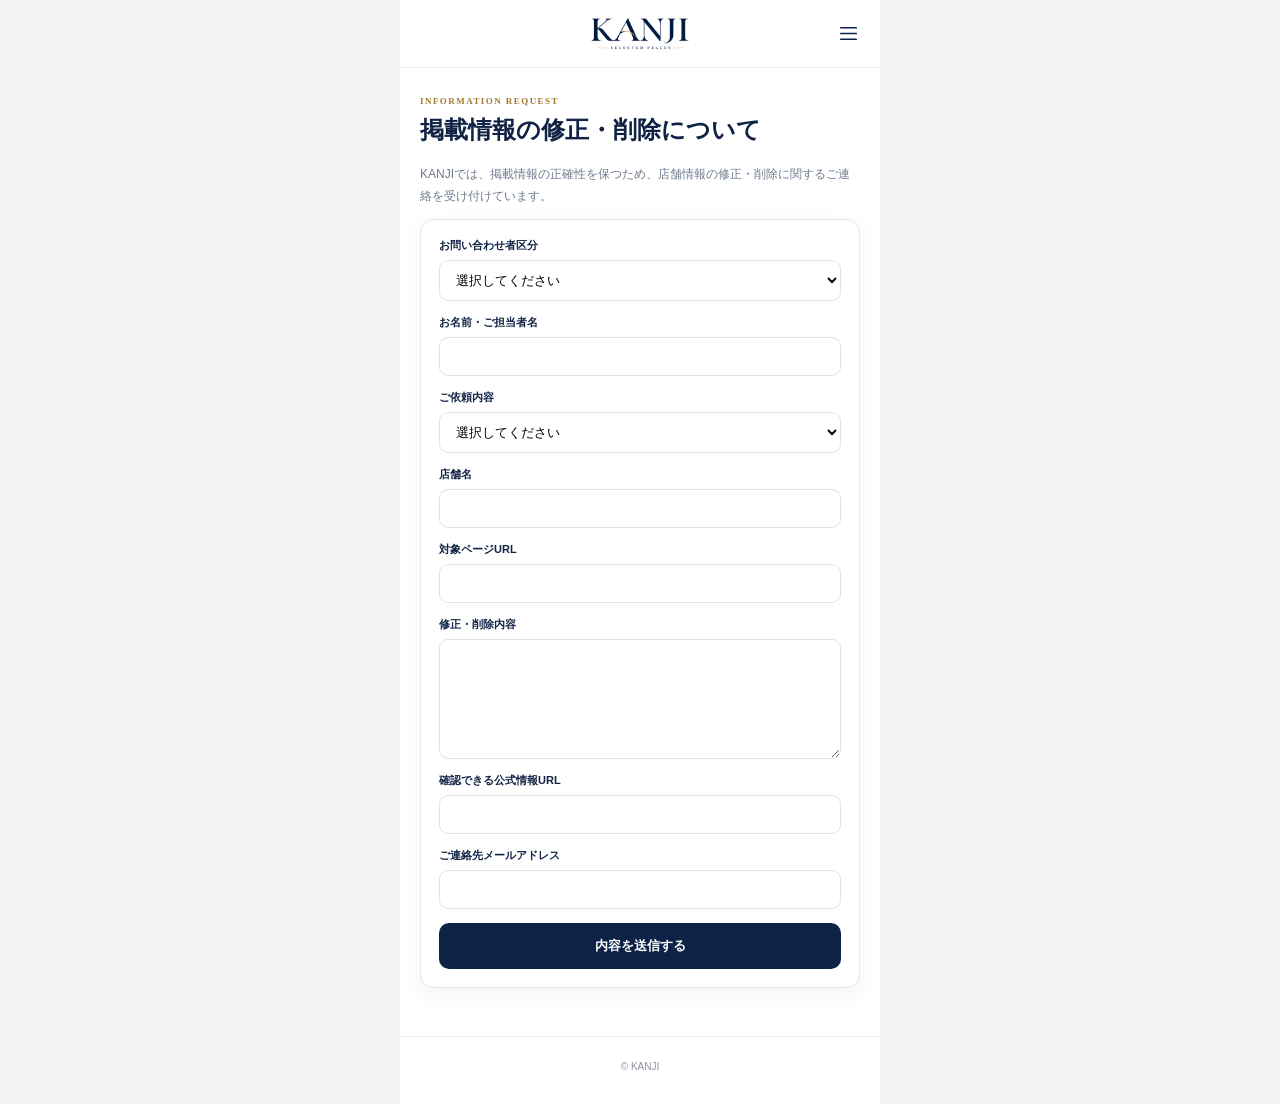
<file: correction.html>
<!DOCTYPE html>

<html lang="ja"><head><meta charset="utf-8"/><meta content="width=device-width,initial-scale=1" name="viewport"/><title>掲載情報の修正・削除 | KANJI</title><style>
:root{--navy:#0c2347;--gold:#b77d1d;--line:#e5e8ed;--text:#102345;--muted:#6f7b8d}
*{box-sizing:border-box}body{margin:0;background:#f2f2f1;color:var(--text);font-family:-apple-system,BlinkMacSystemFont,"Hiragino Kaku Gothic ProN","Yu Gothic",Meiryo,sans-serif}.shell{width:min(480px,100%);min-height:100vh;margin:0 auto;background:#fff}.header{height:68px;display:grid;grid-template-columns:44px 1fr 44px;align-items:center;border-bottom:1px solid #eceef1;padding:0 12px;position:sticky;top:0;background:rgba(255,255,255,.96);backdrop-filter:blur(12px);z-index:30}.logo{display:flex;align-items:center;justify-content:center;height:54px}.logo img{display:block;width:118px;max-height:46px;object-fit:contain}.icon-btn{width:40px;height:40px;border:0;background:transparent;display:grid;place-items:center;color:var(--navy);justify-self:end}.icon-btn svg{width:23px;height:23px;fill:none;stroke:currentColor;stroke-width:1.8;stroke-linecap:round}.site-menu-backdrop{position:fixed;inset:0;background:rgba(6,22,44,.28);opacity:0;pointer-events:none;transition:.2s;z-index:40}.site-menu-backdrop.open{opacity:1;pointer-events:auto}.site-menu{position:fixed;top:64px;right:max(calc((100vw - 480px)/2 + 12px),12px);width:min(310px,calc(100vw - 32px));background:#fff;border:1px solid #e6e8ec;border-radius:18px;box-shadow:0 18px 45px rgba(10,35,71,.18);padding:8px;opacity:0;visibility:hidden;transform:translateY(-6px);transition:.18s;z-index:50}.site-menu.open{opacity:1;visibility:visible;transform:translateY(0)}.site-menu-head{display:flex;align-items:center;justify-content:space-between;padding:8px 9px 7px 12px}.site-menu-head>span{color:#a3772d;font-family:Georgia,"Times New Roman",serif;font-size:9px;font-weight:700;letter-spacing:.17em}.site-menu-close{width:31px;height:31px;border:0;border-radius:50%;background:#f4f5f7;color:#173154;font-size:20px;display:grid;place-items:center}.site-menu a{display:flex;align-items:center;justify-content:space-between;padding:14px 13px;border-top:1px solid #eef0f3;color:#173154;text-decoration:none;font-size:13px;font-weight:700}.site-menu a span{color:var(--gold);font-size:14px}.main{padding:28px 20px 48px}.eyebrow{font-size:9px;letter-spacing:.16em;color:#a3772d;font-family:Georgia,"Times New Roman",serif;font-weight:700}.main h1{font-size:24px;margin:8px 0 18px}.card{background:#fff;border:1px solid var(--line);border-radius:14px;padding:18px;box-shadow:0 8px 24px rgba(12,35,71,.05)}.card p{font-size:13px;line-height:1.9;margin:0 0 16px}.card p:last-child{margin-bottom:0}.muted{font-size:12px;line-height:1.8;color:var(--muted)}.field{display:flex;flex-direction:column;gap:7px;margin-bottom:14px}.field label{font-size:11px;font-weight:700}.field input,.field select,.field textarea{width:100%;border:1px solid #dfe4ea;border-radius:9px;padding:11px 12px;font:inherit;font-size:13px;background:#fff}.field textarea{min-height:120px;resize:vertical}.btn{width:100%;min-height:46px;border:0;border-radius:10px;background:var(--navy);color:#fff;font-weight:700}.footer{padding:24px 20px 32px;border-top:1px solid #eceef1;color:#8a93a0;font-size:10px;text-align:center}
</style></head><body><div class="shell"><div class="header"><div></div><a aria-label="KANJIトップへ" class="logo" href="index.html"><img alt="KANJI" src="[data-uri]"/></a><button aria-expanded="false" aria-label="メニュー" class="icon-btn" id="menuButton" type="button"><svg viewbox="0 0 24 24"><path d="M4 6h16M4 12h16M4 18h16"></path></svg></button></div><div class="site-menu-backdrop" id="siteMenuBackdrop"></div><nav aria-hidden="true" aria-label="サイトメニュー" class="site-menu" id="siteMenu"><div class="site-menu-head"><span>MENU</span><button aria-label="メニューを閉じる" class="site-menu-close" id="siteMenuClose" type="button">×</button></div><a href="index.html">TOP <span>→</span></a><a href="terms.html">利用規約 <span>→</span></a><a href="privacy.html">プライバシー <span>→</span></a><a href="correction.html">掲載情報の修正・削除 <span>→</span></a></nav><main class="main"><div class="eyebrow">INFORMATION REQUEST</div><h1>掲載情報の修正・削除について</h1><p class="muted">KANJIでは、掲載情報の正確性を保つため、店舗情報の修正・削除に関するご連絡を受け付けています。</p><form class="card" id="correctionForm"><div class="field"><label>お問い合わせ者区分</label><select required=""><option value="">選択してください</option><option>店舗関係者</option><option>KANJIN（KANJI会員）</option><option>一般ユーザー</option><option>その他</option></select></div><div class="field"><label>お名前・ご担当者名</label><input type="text"/></div><div class="field"><label>ご依頼内容</label><select required=""><option value="">選択してください</option><option>掲載情報の修正</option><option>掲載情報の削除</option><option>その他</option></select></div><div class="field"><label>店舗名</label><input required=""/></div><div class="field"><label>対象ページURL</label><input type="url"/></div><div class="field"><label>修正・削除内容</label><textarea required=""></textarea></div><div class="field"><label>確認できる公式情報URL</label><input type="url"/></div><div class="field"><label>ご連絡先メールアドレス</label><input required="" type="email"/></div><button class="btn" onclick="alert('プレビューのため送信は行いません。')" type="button">内容を送信する</button></form></main><footer class="footer">© KANJI</footer></div><script>(function(){const b=document.getElementById('menuButton'),m=document.getElementById('siteMenu'),x=document.getElementById('siteMenuClose'),d=document.getElementById('siteMenuBackdrop');if(!b||!m||!d)return;const set=o=>{m.classList.toggle('open',o);d.classList.toggle('open',o);m.setAttribute('aria-hidden',o?'false':'true');b.setAttribute('aria-expanded',o?'true':'false')};b.addEventListener('click',()=>set(!m.classList.contains('open')));x?.addEventListener('click',()=>set(false));d.addEventListener('click',()=>set(false));document.addEventListener('keydown',e=>{if(e.key==='Escape')set(false)})})();</script></body></html>
</file>
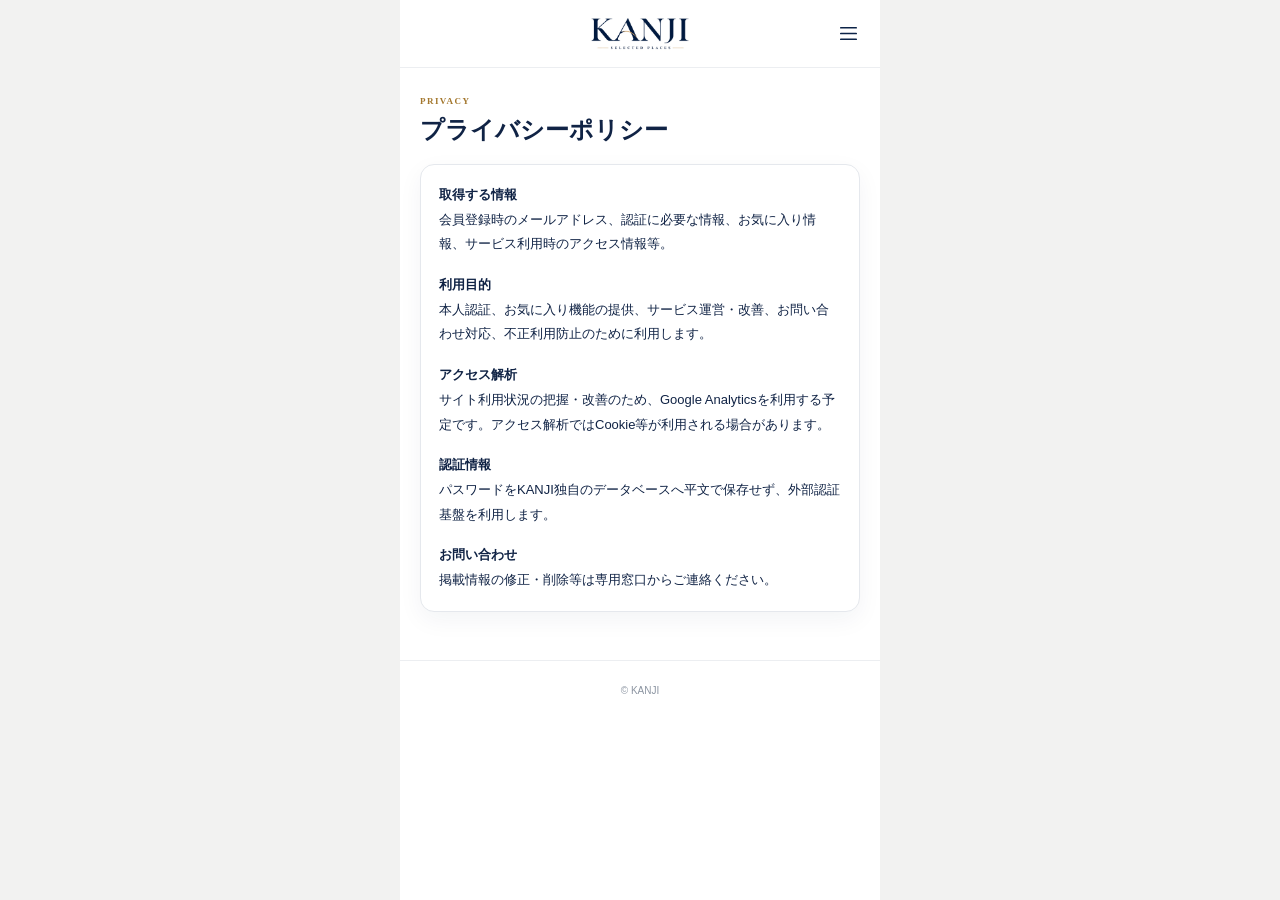
<file: privacy.html>
<!DOCTYPE html>

<html lang="ja"><head><meta charset="utf-8"/><meta content="width=device-width,initial-scale=1" name="viewport"/><title>プライバシーポリシー | KANJI</title><style>
:root{--navy:#0c2347;--gold:#b77d1d;--line:#e5e8ed;--text:#102345;--muted:#6f7b8d}
*{box-sizing:border-box}body{margin:0;background:#f2f2f1;color:var(--text);font-family:-apple-system,BlinkMacSystemFont,"Hiragino Kaku Gothic ProN","Yu Gothic",Meiryo,sans-serif}.shell{width:min(480px,100%);min-height:100vh;margin:0 auto;background:#fff}.header{height:68px;display:grid;grid-template-columns:44px 1fr 44px;align-items:center;border-bottom:1px solid #eceef1;padding:0 12px;position:sticky;top:0;background:rgba(255,255,255,.96);backdrop-filter:blur(12px);z-index:30}.logo{display:flex;align-items:center;justify-content:center;height:54px}.logo img{display:block;width:118px;max-height:46px;object-fit:contain}.icon-btn{width:40px;height:40px;border:0;background:transparent;display:grid;place-items:center;color:var(--navy);justify-self:end}.icon-btn svg{width:23px;height:23px;fill:none;stroke:currentColor;stroke-width:1.8;stroke-linecap:round}.site-menu-backdrop{position:fixed;inset:0;background:rgba(6,22,44,.28);opacity:0;pointer-events:none;transition:.2s;z-index:40}.site-menu-backdrop.open{opacity:1;pointer-events:auto}.site-menu{position:fixed;top:64px;right:max(calc((100vw - 480px)/2 + 12px),12px);width:min(310px,calc(100vw - 32px));background:#fff;border:1px solid #e6e8ec;border-radius:18px;box-shadow:0 18px 45px rgba(10,35,71,.18);padding:8px;opacity:0;visibility:hidden;transform:translateY(-6px);transition:.18s;z-index:50}.site-menu.open{opacity:1;visibility:visible;transform:translateY(0)}.site-menu-head{display:flex;align-items:center;justify-content:space-between;padding:8px 9px 7px 12px}.site-menu-head>span{color:#a3772d;font-family:Georgia,"Times New Roman",serif;font-size:9px;font-weight:700;letter-spacing:.17em}.site-menu-close{width:31px;height:31px;border:0;border-radius:50%;background:#f4f5f7;color:#173154;font-size:20px;display:grid;place-items:center}.site-menu a{display:flex;align-items:center;justify-content:space-between;padding:14px 13px;border-top:1px solid #eef0f3;color:#173154;text-decoration:none;font-size:13px;font-weight:700}.site-menu a span{color:var(--gold);font-size:14px}.main{padding:28px 20px 48px}.eyebrow{font-size:9px;letter-spacing:.16em;color:#a3772d;font-family:Georgia,"Times New Roman",serif;font-weight:700}.main h1{font-size:24px;margin:8px 0 18px}.card{background:#fff;border:1px solid var(--line);border-radius:14px;padding:18px;box-shadow:0 8px 24px rgba(12,35,71,.05)}.card p{font-size:13px;line-height:1.9;margin:0 0 16px}.card p:last-child{margin-bottom:0}.muted{font-size:12px;line-height:1.8;color:var(--muted)}.field{display:flex;flex-direction:column;gap:7px;margin-bottom:14px}.field label{font-size:11px;font-weight:700}.field input,.field select,.field textarea{width:100%;border:1px solid #dfe4ea;border-radius:9px;padding:11px 12px;font:inherit;font-size:13px;background:#fff}.field textarea{min-height:120px;resize:vertical}.btn{width:100%;min-height:46px;border:0;border-radius:10px;background:var(--navy);color:#fff;font-weight:700}.footer{padding:24px 20px 32px;border-top:1px solid #eceef1;color:#8a93a0;font-size:10px;text-align:center}
</style></head><body><div class="shell"><div class="header"><div></div><a aria-label="KANJIトップへ" class="logo" href="index.html"><img alt="KANJI" src="[data-uri]"/></a><button aria-expanded="false" aria-label="メニュー" class="icon-btn" id="menuButton" type="button"><svg viewbox="0 0 24 24"><path d="M4 6h16M4 12h16M4 18h16"></path></svg></button></div><div class="site-menu-backdrop" id="siteMenuBackdrop"></div><nav aria-hidden="true" aria-label="サイトメニュー" class="site-menu" id="siteMenu"><div class="site-menu-head"><span>MENU</span><button aria-label="メニューを閉じる" class="site-menu-close" id="siteMenuClose" type="button">×</button></div><a href="index.html">TOP <span>→</span></a><a href="terms.html">利用規約 <span>→</span></a><a href="privacy.html">プライバシー <span>→</span></a><a href="correction.html">掲載情報の修正・削除 <span>→</span></a></nav><main class="main"><div class="eyebrow">PRIVACY</div><h1>プライバシーポリシー</h1><div class="card"><p><b>取得する情報</b><br/>会員登録時のメールアドレス、認証に必要な情報、お気に入り情報、サービス利用時のアクセス情報等。</p><p><b>利用目的</b><br/>本人認証、お気に入り機能の提供、サービス運営・改善、お問い合わせ対応、不正利用防止のために利用します。</p><p><b>アクセス解析</b><br/>サイト利用状況の把握・改善のため、Google Analyticsを利用する予定です。アクセス解析ではCookie等が利用される場合があります。</p><p><b>認証情報</b><br/>パスワードをKANJI独自のデータベースへ平文で保存せず、外部認証基盤を利用します。</p><p><b>お問い合わせ</b><br/>掲載情報の修正・削除等は専用窓口からご連絡ください。</p></div></main><footer class="footer">© KANJI</footer></div><script>(function(){const b=document.getElementById('menuButton'),m=document.getElementById('siteMenu'),x=document.getElementById('siteMenuClose'),d=document.getElementById('siteMenuBackdrop');if(!b||!m||!d)return;const set=o=>{m.classList.toggle('open',o);d.classList.toggle('open',o);m.setAttribute('aria-hidden',o?'false':'true');b.setAttribute('aria-expanded',o?'true':'false')};b.addEventListener('click',()=>set(!m.classList.contains('open')));x?.addEventListener('click',()=>set(false));d.addEventListener('click',()=>set(false));document.addEventListener('keydown',e=>{if(e.key==='Escape')set(false)})})();</script></body></html>
</file>
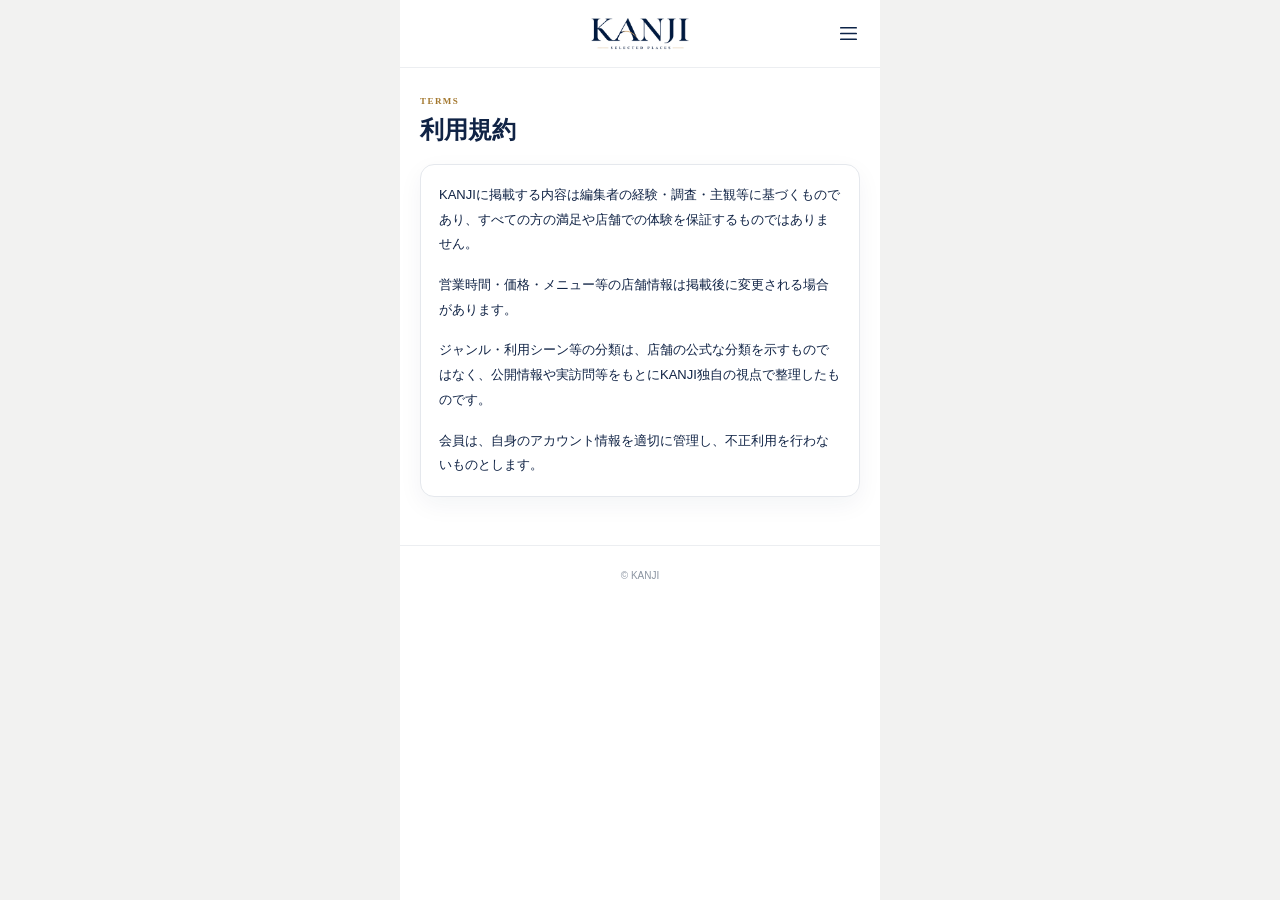
<file: terms.html>
<!DOCTYPE html>

<html lang="ja"><head><meta charset="utf-8"/><meta content="width=device-width,initial-scale=1" name="viewport"/><title>利用規約 | KANJI</title><style>
:root{--navy:#0c2347;--gold:#b77d1d;--line:#e5e8ed;--text:#102345;--muted:#6f7b8d}
*{box-sizing:border-box}body{margin:0;background:#f2f2f1;color:var(--text);font-family:-apple-system,BlinkMacSystemFont,"Hiragino Kaku Gothic ProN","Yu Gothic",Meiryo,sans-serif}.shell{width:min(480px,100%);min-height:100vh;margin:0 auto;background:#fff}.header{height:68px;display:grid;grid-template-columns:44px 1fr 44px;align-items:center;border-bottom:1px solid #eceef1;padding:0 12px;position:sticky;top:0;background:rgba(255,255,255,.96);backdrop-filter:blur(12px);z-index:30}.logo{display:flex;align-items:center;justify-content:center;height:54px}.logo img{display:block;width:118px;max-height:46px;object-fit:contain}.icon-btn{width:40px;height:40px;border:0;background:transparent;display:grid;place-items:center;color:var(--navy);justify-self:end}.icon-btn svg{width:23px;height:23px;fill:none;stroke:currentColor;stroke-width:1.8;stroke-linecap:round}.site-menu-backdrop{position:fixed;inset:0;background:rgba(6,22,44,.28);opacity:0;pointer-events:none;transition:.2s;z-index:40}.site-menu-backdrop.open{opacity:1;pointer-events:auto}.site-menu{position:fixed;top:64px;right:max(calc((100vw - 480px)/2 + 12px),12px);width:min(310px,calc(100vw - 32px));background:#fff;border:1px solid #e6e8ec;border-radius:18px;box-shadow:0 18px 45px rgba(10,35,71,.18);padding:8px;opacity:0;visibility:hidden;transform:translateY(-6px);transition:.18s;z-index:50}.site-menu.open{opacity:1;visibility:visible;transform:translateY(0)}.site-menu-head{display:flex;align-items:center;justify-content:space-between;padding:8px 9px 7px 12px}.site-menu-head>span{color:#a3772d;font-family:Georgia,"Times New Roman",serif;font-size:9px;font-weight:700;letter-spacing:.17em}.site-menu-close{width:31px;height:31px;border:0;border-radius:50%;background:#f4f5f7;color:#173154;font-size:20px;display:grid;place-items:center}.site-menu a{display:flex;align-items:center;justify-content:space-between;padding:14px 13px;border-top:1px solid #eef0f3;color:#173154;text-decoration:none;font-size:13px;font-weight:700}.site-menu a span{color:var(--gold);font-size:14px}.main{padding:28px 20px 48px}.eyebrow{font-size:9px;letter-spacing:.16em;color:#a3772d;font-family:Georgia,"Times New Roman",serif;font-weight:700}.main h1{font-size:24px;margin:8px 0 18px}.card{background:#fff;border:1px solid var(--line);border-radius:14px;padding:18px;box-shadow:0 8px 24px rgba(12,35,71,.05)}.card p{font-size:13px;line-height:1.9;margin:0 0 16px}.card p:last-child{margin-bottom:0}.muted{font-size:12px;line-height:1.8;color:var(--muted)}.field{display:flex;flex-direction:column;gap:7px;margin-bottom:14px}.field label{font-size:11px;font-weight:700}.field input,.field select,.field textarea{width:100%;border:1px solid #dfe4ea;border-radius:9px;padding:11px 12px;font:inherit;font-size:13px;background:#fff}.field textarea{min-height:120px;resize:vertical}.btn{width:100%;min-height:46px;border:0;border-radius:10px;background:var(--navy);color:#fff;font-weight:700}.footer{padding:24px 20px 32px;border-top:1px solid #eceef1;color:#8a93a0;font-size:10px;text-align:center}
</style></head><body><div class="shell"><div class="header"><div></div><a aria-label="KANJIトップへ" class="logo" href="index.html"><img alt="KANJI" src="[data-uri]"/></a><button aria-expanded="false" aria-label="メニュー" class="icon-btn" id="menuButton" type="button"><svg viewbox="0 0 24 24"><path d="M4 6h16M4 12h16M4 18h16"></path></svg></button></div><div class="site-menu-backdrop" id="siteMenuBackdrop"></div><nav aria-hidden="true" aria-label="サイトメニュー" class="site-menu" id="siteMenu"><div class="site-menu-head"><span>MENU</span><button aria-label="メニューを閉じる" class="site-menu-close" id="siteMenuClose" type="button">×</button></div><a href="index.html">TOP <span>→</span></a><a href="terms.html">利用規約 <span>→</span></a><a href="privacy.html">プライバシー <span>→</span></a><a href="correction.html">掲載情報の修正・削除 <span>→</span></a></nav><main class="main"><div class="eyebrow">TERMS</div><h1>利用規約</h1><div class="card"><p>KANJIに掲載する内容は編集者の経験・調査・主観等に基づくものであり、すべての方の満足や店舗での体験を保証するものではありません。</p><p>営業時間・価格・メニュー等の店舗情報は掲載後に変更される場合があります。</p><p>ジャンル・利用シーン等の分類は、店舗の公式な分類を示すものではなく、公開情報や実訪問等をもとにKANJI独自の視点で整理したものです。</p><p>会員は、自身のアカウント情報を適切に管理し、不正利用を行わないものとします。</p></div></main><footer class="footer">© KANJI</footer></div><script>(function(){const b=document.getElementById('menuButton'),m=document.getElementById('siteMenu'),x=document.getElementById('siteMenuClose'),d=document.getElementById('siteMenuBackdrop');if(!b||!m||!d)return;const set=o=>{m.classList.toggle('open',o);d.classList.toggle('open',o);m.setAttribute('aria-hidden',o?'false':'true');b.setAttribute('aria-expanded',o?'true':'false')};b.addEventListener('click',()=>set(!m.classList.contains('open')));x?.addEventListener('click',()=>set(false));d.addEventListener('click',()=>set(false));document.addEventListener('keydown',e=>{if(e.key==='Escape')set(false)})})();</script></body></html>
</file>
